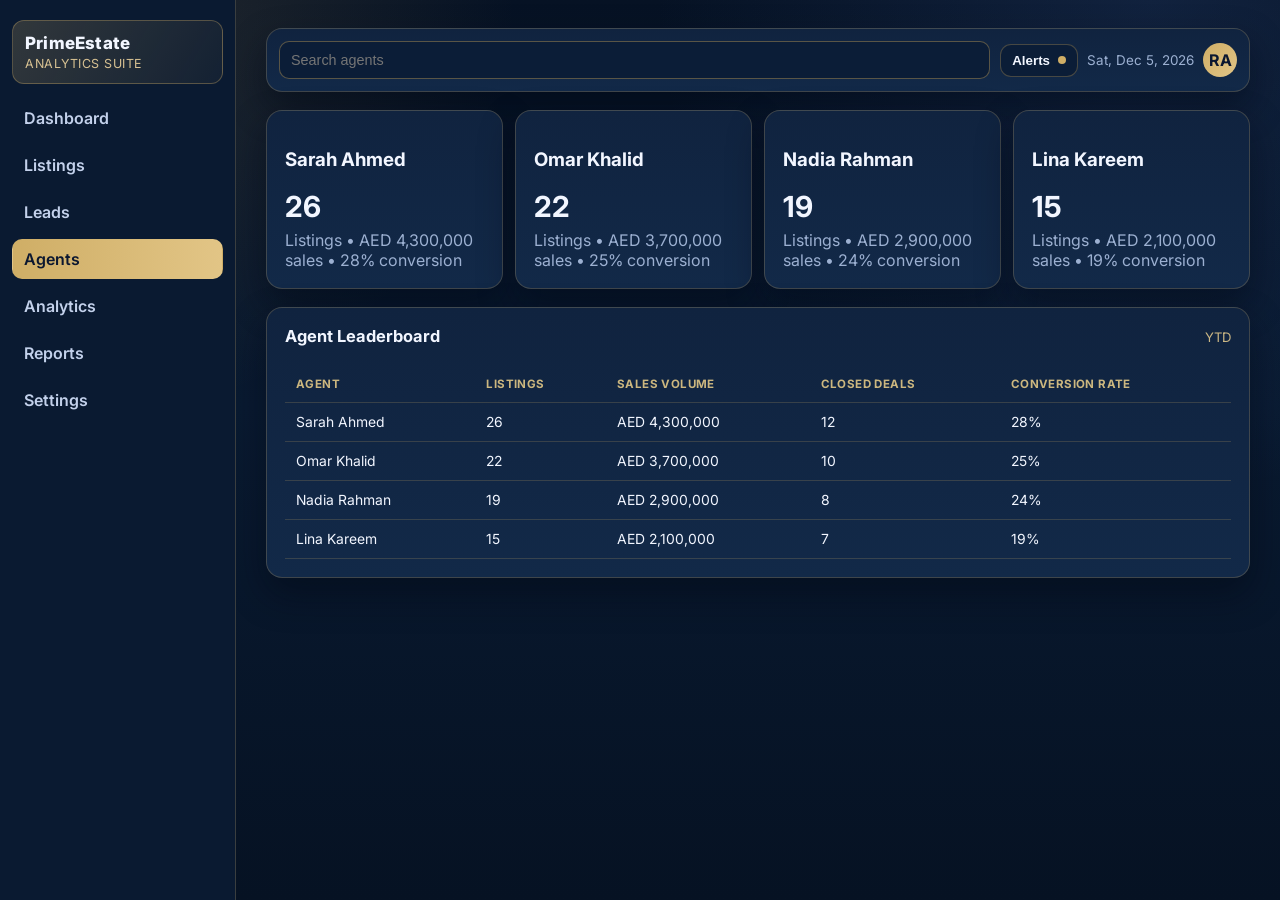
<file: agents.html>
<!DOCTYPE html>
<html lang="en">
<head>
  <meta charset="UTF-8" />
  <meta name="viewport" content="width=device-width, initial-scale=1.0" />
  <title>Agents | PrimeEstate Analytics</title>
  <link rel="icon" type="image/png" href="favicon.png">
  <link rel="preconnect" href="https://fonts.googleapis.com" />
  <link rel="preconnect" href="https://fonts.gstatic.com" crossorigin />
  <link href="https://fonts.googleapis.com/css2?family=Inter:wght@400;500;600;700;800&display=swap" rel="stylesheet" />
  <link rel="stylesheet" href="styles.css" />
</head>
<body>
  <div class="app-shell">
    <aside class="sidebar"><div class="brand"><p class="brand-title">PrimeEstate</p><p class="brand-subtitle">Analytics Suite</p></div><nav class="nav-links" aria-label="Primary navigation"><a class="nav-link" href="index.html">Dashboard</a><a class="nav-link" href="listings.html">Listings</a><a class="nav-link" href="leads.html">Leads</a><a class="nav-link active" href="agents.html">Agents</a><a class="nav-link" href="analytics.html">Analytics</a><a class="nav-link" href="reports.html">Reports</a><a class="nav-link" href="settings.html">Settings</a></nav></aside>

    <main class="main-content">
      <header class="topbar card"><label class="search-wrap" for="search"><span class="label-text">Search</span><input id="search" type="search" placeholder="Search agents" /></label><div class="topbar-right"><button class="notification" aria-label="Notifications">Alerts<span class="notification-dot"></span></button><div class="date-display" id="current-date"></div><div class="profile" aria-label="User profile">RA</div></div></header>

      <section class="agents-grid">
        <article class="card agent-perf-card"><h3>Sarah Ahmed</h3><p class="metric-value">26</p><p class="agent-meta">Listings • AED 4,300,000 sales • 28% conversion</p></article>
        <article class="card agent-perf-card"><h3>Omar Khalid</h3><p class="metric-value">22</p><p class="agent-meta">Listings • AED 3,700,000 sales • 25% conversion</p></article>
        <article class="card agent-perf-card"><h3>Nadia Rahman</h3><p class="metric-value">19</p><p class="agent-meta">Listings • AED 2,900,000 sales • 24% conversion</p></article>
        <article class="card agent-perf-card"><h3>Lina Kareem</h3><p class="metric-value">15</p><p class="agent-meta">Listings • AED 2,100,000 sales • 19% conversion</p></article>
      </section>

      <article class="card leaderboard-card">
        <div class="section-head"><h2>Agent Leaderboard</h2><span>YTD</span></div>
        <div class="table-wrap">
          <table>
            <thead><tr><th>Agent</th><th>Listings</th><th>Sales Volume</th><th>Closed Deals</th><th>Conversion Rate</th></tr></thead>
            <tbody>
              <tr><td>Sarah Ahmed</td><td>26</td><td>AED 4,300,000</td><td>12</td><td>28%</td></tr>
              <tr><td>Omar Khalid</td><td>22</td><td>AED 3,700,000</td><td>10</td><td>25%</td></tr>
              <tr><td>Nadia Rahman</td><td>19</td><td>AED 2,900,000</td><td>8</td><td>24%</td></tr>
              <tr><td>Lina Kareem</td><td>15</td><td>AED 2,100,000</td><td>7</td><td>19%</td></tr>
            </tbody>
          </table>
        </div>
      </article>
    </main>
  </div>
  <script src="script.js"></script>
</body>
</html>
</file>
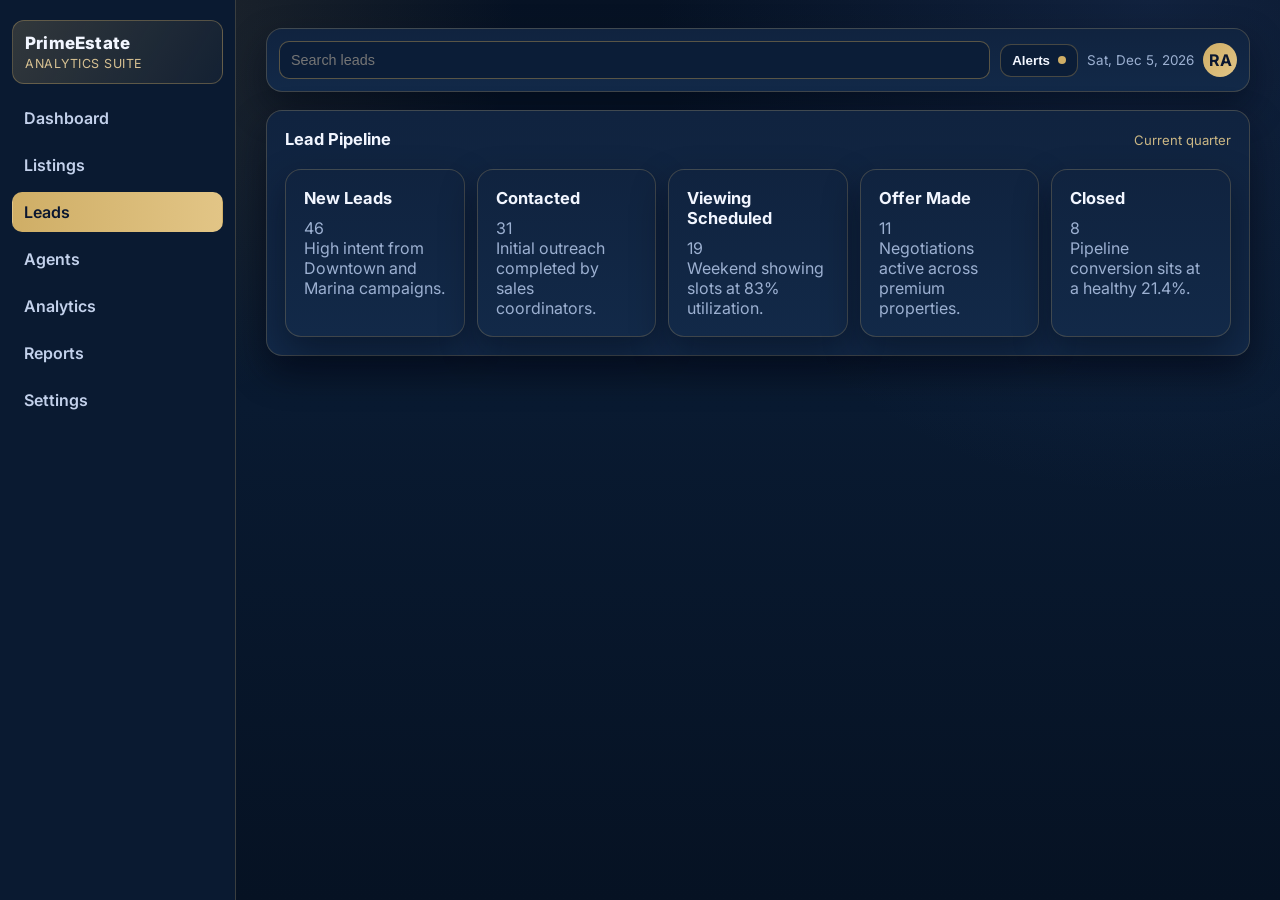
<file: leads.html>
<!DOCTYPE html>
<html lang="en">
<head>
  <meta charset="UTF-8" />
  <meta name="viewport" content="width=device-width, initial-scale=1.0" />
  <title>Leads | PrimeEstate Analytics</title>
  <link rel="icon" type="image/png" href="favicon.png">
  <link rel="preconnect" href="https://fonts.googleapis.com" />
  <link rel="preconnect" href="https://fonts.gstatic.com" crossorigin />
  <link href="https://fonts.googleapis.com/css2?family=Inter:wght@400;500;600;700;800&display=swap" rel="stylesheet" />
  <link rel="stylesheet" href="styles.css" />
</head>
<body>
  <div class="app-shell">
    <aside class="sidebar">
      <div class="brand"><p class="brand-title">PrimeEstate</p><p class="brand-subtitle">Analytics Suite</p></div>
      <nav class="nav-links" aria-label="Primary navigation"><a class="nav-link" href="index.html">Dashboard</a><a class="nav-link" href="listings.html">Listings</a><a class="nav-link active" href="leads.html">Leads</a><a class="nav-link" href="agents.html">Agents</a><a class="nav-link" href="analytics.html">Analytics</a><a class="nav-link" href="reports.html">Reports</a><a class="nav-link" href="settings.html">Settings</a></nav>
    </aside>

    <main class="main-content">
      <header class="topbar card"><label class="search-wrap" for="search"><span class="label-text">Search</span><input id="search" type="search" placeholder="Search leads" /></label><div class="topbar-right"><button class="notification" aria-label="Notifications">Alerts<span class="notification-dot"></span></button><div class="date-display" id="current-date"></div><div class="profile" aria-label="User profile">RA</div></div></header>

      <article class="card table-card">
        <div class="section-head"><h2>Lead Pipeline</h2><span>Current quarter</span></div>
        <div class="pipeline-grid">
          <div class="card pipeline-stage"><h3>New Leads</h3><p class="stage-count">46</p><p>High intent from Downtown and Marina campaigns.</p></div>
          <div class="card pipeline-stage"><h3>Contacted</h3><p class="stage-count">31</p><p>Initial outreach completed by sales coordinators.</p></div>
          <div class="card pipeline-stage"><h3>Viewing Scheduled</h3><p class="stage-count">19</p><p>Weekend showing slots at 83% utilization.</p></div>
          <div class="card pipeline-stage"><h3>Offer Made</h3><p class="stage-count">11</p><p>Negotiations active across premium properties.</p></div>
          <div class="card pipeline-stage"><h3>Closed</h3><p class="stage-count">8</p><p>Pipeline conversion sits at a healthy 21.4%.</p></div>
        </div>
      </article>
    </main>
  </div>
  <script src="script.js"></script>
</body>
</html>
</file>
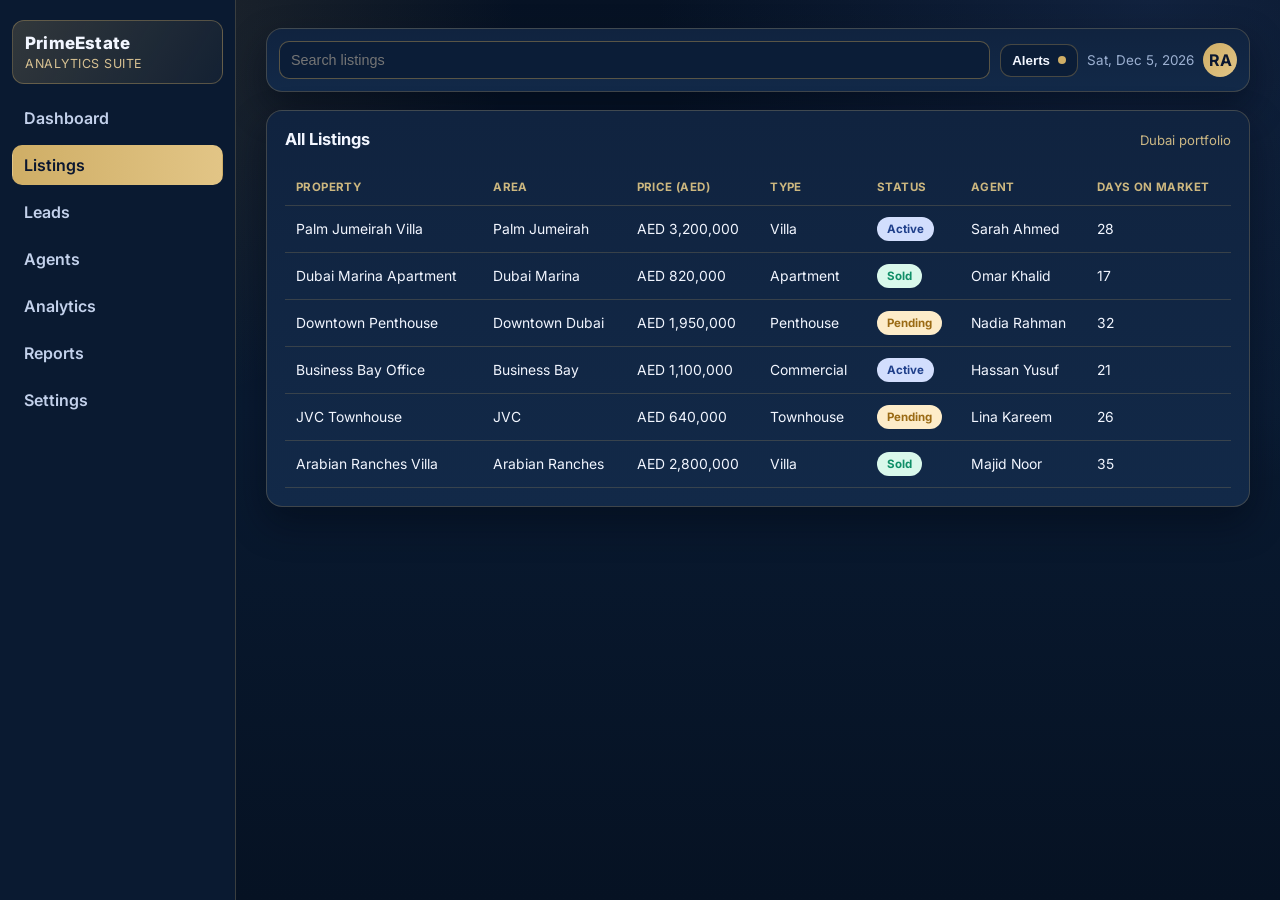
<file: listings.html>
<!DOCTYPE html>
<html lang="en">
<head>
  <meta charset="UTF-8" />
  <meta name="viewport" content="width=device-width, initial-scale=1.0" />
  <title>Listings | PrimeEstate Analytics</title>
  <link rel="icon" type="image/png" href="favicon.png">
  <link rel="preconnect" href="https://fonts.googleapis.com" />
  <link rel="preconnect" href="https://fonts.gstatic.com" crossorigin />
  <link href="https://fonts.googleapis.com/css2?family=Inter:wght@400;500;600;700;800&display=swap" rel="stylesheet" />
  <link rel="stylesheet" href="styles.css" />
</head>
<body>
  <div class="app-shell">
    <aside class="sidebar">
      <div class="brand"><p class="brand-title">PrimeEstate</p><p class="brand-subtitle">Analytics Suite</p></div>
      <nav class="nav-links" aria-label="Primary navigation">
        <a class="nav-link" href="index.html">Dashboard</a><a class="nav-link active" href="listings.html">Listings</a><a class="nav-link" href="leads.html">Leads</a><a class="nav-link" href="agents.html">Agents</a><a class="nav-link" href="analytics.html">Analytics</a><a class="nav-link" href="reports.html">Reports</a><a class="nav-link" href="settings.html">Settings</a>
      </nav>
    </aside>
    <main class="main-content">
      <header class="topbar card"><label class="search-wrap" for="search"><span class="label-text">Search</span><input id="search" type="search" placeholder="Search listings" /></label><div class="topbar-right"><button class="notification">Alerts<span class="notification-dot"></span></button><div class="date-display" id="current-date"></div><div class="profile">RA</div></div></header>
      <article class="card table-card">
        <div class="section-head"><h2>All Listings</h2><span>Dubai portfolio</span></div>
        <div class="table-wrap">
          <table>
            <thead><tr><th>Property</th><th>Area</th><th>Price (AED)</th><th>Type</th><th>Status</th><th>Agent</th><th>Days on Market</th></tr></thead>
            <tbody>
              <tr><td>Palm Jumeirah Villa</td><td>Palm Jumeirah</td><td>AED 3,200,000</td><td>Villa</td><td><span class="status active">Active</span></td><td>Sarah Ahmed</td><td>28</td></tr>
              <tr><td>Dubai Marina Apartment</td><td>Dubai Marina</td><td>AED 820,000</td><td>Apartment</td><td><span class="status sold">Sold</span></td><td>Omar Khalid</td><td>17</td></tr>
              <tr><td>Downtown Penthouse</td><td>Downtown Dubai</td><td>AED 1,950,000</td><td>Penthouse</td><td><span class="status pending">Pending</span></td><td>Nadia Rahman</td><td>32</td></tr>
              <tr><td>Business Bay Office</td><td>Business Bay</td><td>AED 1,100,000</td><td>Commercial</td><td><span class="status active">Active</span></td><td>Hassan Yusuf</td><td>21</td></tr>
              <tr><td>JVC Townhouse</td><td>JVC</td><td>AED 640,000</td><td>Townhouse</td><td><span class="status pending">Pending</span></td><td>Lina Kareem</td><td>26</td></tr>
              <tr><td>Arabian Ranches Villa</td><td>Arabian Ranches</td><td>AED 2,800,000</td><td>Villa</td><td><span class="status sold">Sold</span></td><td>Majid Noor</td><td>35</td></tr>
            </tbody>
          </table>
        </div>
      </article>
    </main>
  </div>
  <script src="script.js"></script>
</body>
</html>
</file>
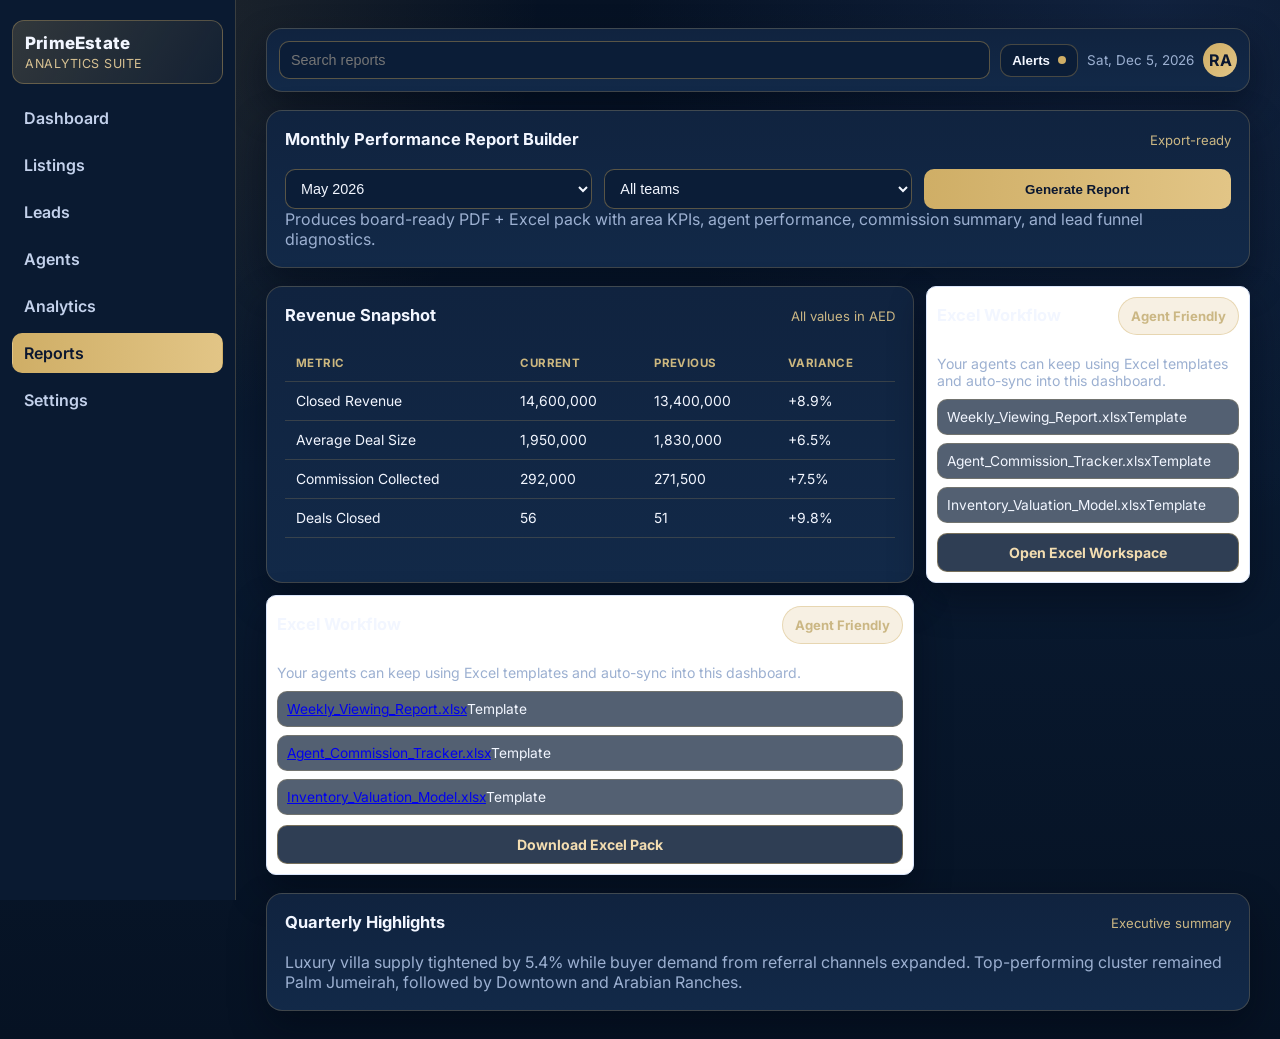
<file: reports.html>
<!DOCTYPE html>
<html lang="en">
<head>
  <meta charset="UTF-8" />
  <meta name="viewport" content="width=device-width, initial-scale=1.0" />
  <title>Reports | PrimeEstate Analytics</title>
  <link rel="icon" type="image/png" href="favicon.png">
  <link rel="preconnect" href="https://fonts.googleapis.com" />
  <link rel="preconnect" href="https://fonts.gstatic.com" crossorigin />
  <link href="https://fonts.googleapis.com/css2?family=Inter:wght@400;500;600;700;800&display=swap" rel="stylesheet" />
  <link rel="stylesheet" href="styles.css" />
</head>
<body>
  <div class="app-shell">
    <aside class="sidebar"><div class="brand"><p class="brand-title">PrimeEstate</p><p class="brand-subtitle">Analytics Suite</p></div><nav class="nav-links" aria-label="Primary navigation"><a class="nav-link" href="index.html">Dashboard</a><a class="nav-link" href="listings.html">Listings</a><a class="nav-link" href="leads.html">Leads</a><a class="nav-link" href="agents.html">Agents</a><a class="nav-link" href="analytics.html">Analytics</a><a class="nav-link active" href="reports.html">Reports</a><a class="nav-link" href="settings.html">Settings</a></nav></aside>
    <main class="main-content">
      <header class="topbar card"><label class="search-wrap" for="search"><span class="label-text">Search</span><input id="search" type="search" placeholder="Search reports" /></label><div class="topbar-right"><button class="notification" aria-label="Notifications">Alerts<span class="notification-dot"></span></button><div class="date-display" id="current-date"></div><div class="profile" aria-label="User profile">RA</div></div></header>

      <section class="report-panel">
        <div class="section-head"><h2>Monthly Performance Report Builder</h2><span>Export-ready</span></div>
        <div class="report-actions">
          <select aria-label="Report period"><option>May 2026</option><option>Apr 2026</option><option>Mar 2026</option></select>
          <select aria-label="Team"><option>All teams</option><option>Off-plan team</option><option>Secondary market</option></select>
          <button class="btn-primary" type="button" id="generate-report">Generate Report</button>
        </div>
        <p class="report-note">Produces board-ready PDF + Excel pack with area KPIs, agent performance, commission summary, and lead funnel diagnostics.</p>
      </section>

      <section class="reports-grid">
        <article class="report-panel">
          <div class="section-head"><h3>Revenue Snapshot</h3><span>All values in AED</span></div>
          <div class="table-wrap">
            <table>
              <thead><tr><th>Metric</th><th>Current</th><th>Previous</th><th>Variance</th></tr></thead>
              <tbody>
                <tr><td>Closed Revenue</td><td>14,600,000</td><td>13,400,000</td><td>+8.9%</td></tr>
                <tr><td>Average Deal Size</td><td>1,950,000</td><td>1,830,000</td><td>+6.5%</td></tr>
                <tr><td>Commission Collected</td><td>292,000</td><td>271,500</td><td>+7.5%</td></tr>
                <tr><td>Deals Closed</td><td>56</td><td>51</td><td>+9.8%</td></tr>
              </tbody>
            </table>
          </div>
        </article>

        <a class="report-panel excel-sync" href="https://www.office.com/launch/excel" target="_blank" rel="noopener noreferrer">
          <div class="section-head"><h3>Excel Workflow</h3><span class="excel-badge">Agent Friendly</span></div>
          <p class="excel-meta">Your agents can keep using Excel templates and auto-sync into this dashboard.</p>
          <ul class="excel-files">
            <li><span>Weekly_Viewing_Report.xlsx</span><span>Template</span></li>
            <li><span>Agent_Commission_Tracker.xlsx</span><span>Template</span></li>
            <li><span>Inventory_Valuation_Model.xlsx</span><span>Template</span></li>
          </ul>
          <span class="btn-secondary">Open Excel Workspace</span>
        </a>
        <article class="report-panel excel-sync">
          <div class="section-head"><h3>Excel Workflow</h3><span class="excel-badge">Agent Friendly</span></div>
          <p class="excel-meta">Your agents can keep using Excel templates and auto-sync into this dashboard.</p>
          <ul class="excel-files">
            <li><a href="#" data-excel-template="Weekly_Viewing_Report">Weekly_Viewing_Report.xlsx</a><span>Template</span></li>
            <li><a href="#" data-excel-template="Agent_Commission_Tracker">Agent_Commission_Tracker.xlsx</a><span>Template</span></li>
            <li><a href="#" data-excel-template="Inventory_Valuation_Model">Inventory_Valuation_Model.xlsx</a><span>Template</span></li>
          </ul>
          <a class="btn-secondary" href="#" data-excel-pack="1">Download Excel Pack</a>
        </article>
      </section>

      <article class="report-panel">
        <div class="section-head"><h3>Quarterly Highlights</h3><span>Executive summary</span></div>
        <p class="report-note">Luxury villa supply tightened by 5.4% while buyer demand from referral channels expanded. Top-performing cluster remained Palm Jumeirah, followed by Downtown and Arabian Ranches.</p>
      </article>
    </main>
  </div>
  <script src="script.js"></script>
</body>
</html>
</file>
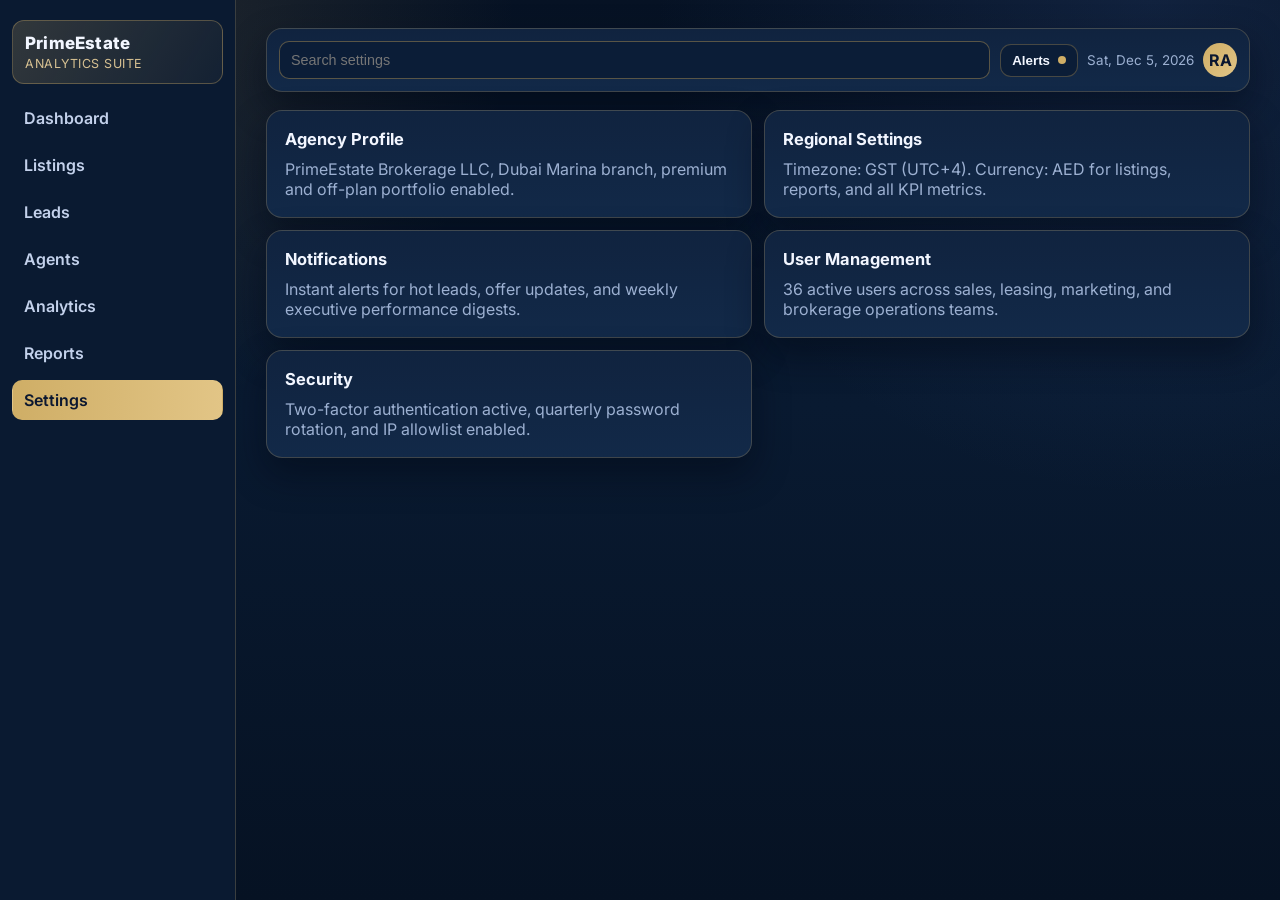
<file: settings.html>
<!DOCTYPE html>
<html lang="en">
<head>
  <meta charset="UTF-8" />
  <meta name="viewport" content="width=device-width, initial-scale=1.0" />
  <title>Settings | PrimeEstate Analytics</title>
  <link rel="icon" type="image/png" href="favicon.png">
  <link rel="preconnect" href="https://fonts.googleapis.com" />
  <link rel="preconnect" href="https://fonts.gstatic.com" crossorigin />
  <link href="https://fonts.googleapis.com/css2?family=Inter:wght@400;500;600;700;800&display=swap" rel="stylesheet" />
  <link rel="stylesheet" href="styles.css" />
</head>
<body>
  <div class="app-shell">
    <aside class="sidebar"><div class="brand"><p class="brand-title">PrimeEstate</p><p class="brand-subtitle">Analytics Suite</p></div><nav class="nav-links" aria-label="Primary navigation"><a class="nav-link" href="index.html">Dashboard</a><a class="nav-link" href="listings.html">Listings</a><a class="nav-link" href="leads.html">Leads</a><a class="nav-link" href="agents.html">Agents</a><a class="nav-link" href="analytics.html">Analytics</a><a class="nav-link" href="reports.html">Reports</a><a class="nav-link active" href="settings.html">Settings</a></nav></aside>
    <main class="main-content">
      <header class="topbar card"><label class="search-wrap" for="search"><span class="label-text">Search</span><input id="search" type="search" placeholder="Search settings" /></label><div class="topbar-right"><button class="notification" aria-label="Notifications">Alerts<span class="notification-dot"></span></button><div class="date-display" id="current-date"></div><div class="profile" aria-label="User profile">RA</div></div></header>
      <section class="settings-grid">
        <article class="card settings-card"><h3>Agency Profile</h3><p>PrimeEstate Brokerage LLC, Dubai Marina branch, premium and off-plan portfolio enabled.</p></article>
        <article class="card settings-card"><h3>Regional Settings</h3><p>Timezone: GST (UTC+4). Currency: AED for listings, reports, and all KPI metrics.</p></article>
        <article class="card settings-card"><h3>Notifications</h3><p>Instant alerts for hot leads, offer updates, and weekly executive performance digests.</p></article>
        <article class="card settings-card"><h3>User Management</h3><p>36 active users across sales, leasing, marketing, and brokerage operations teams.</p></article>
        <article class="card settings-card"><h3>Security</h3><p>Two-factor authentication active, quarterly password rotation, and IP allowlist enabled.</p></article>
      </section>
    </main>
  </div>
  <script src="script.js"></script>
</body>
</html>
</file>
<file: styles.css>
:root {
  --bg: #071427;
  --bg-soft: #0d1e37;
  --sidebar: #0a1a31;
  --card: #10233f;
  --card-soft: #122948;
  --border: rgba(196, 167, 106, 0.26);
  --primary: #cfae66;
  --primary-strong: #e2c586;
  --accent: #d8b978;
  --text: #f2f6ff;
  --muted: #9cb0d1;
  --success: #3dd6a1;
  --warning: #f5c15d;
  --danger: #ff7d8e;
  --radius: 16px;
  --shadow: 0 16px 36px rgba(1, 6, 17, 0.45);
  --shadow-hover: 0 20px 42px rgba(1, 6, 17, 0.6);
  --sidebar-width: 236px;
}

* { box-sizing: border-box; }

html,
body {
  margin: 0;
  overflow-x: hidden;
}

body {
  font-family: "Inter", sans-serif;
  color: var(--text);
  background:
    radial-gradient(circle at 8% 0%, rgba(207, 174, 102, 0.14), transparent 28%),
    radial-gradient(circle at 90% 0%, rgba(67, 106, 180, 0.18), transparent 34%),
    linear-gradient(180deg, #061224 0%, #091a31 45%, #061223 100%);
}

.app-shell {
  display: flex;
  min-height: 100vh;
}

.sidebar {
  width: var(--sidebar-width);
  position: fixed;
  inset: 0 auto 0 0;
  z-index: 20;
  padding: 20px 12px;
  background: var(--sidebar);
  border-right: 1px solid var(--border);
}

.brand {
  padding: 12px;
  border-radius: 12px;
  background: linear-gradient(120deg, rgba(207, 174, 102, 0.2), rgba(207, 174, 102, 0.05));
  border: 1px solid rgba(207, 174, 102, 0.34);
  margin-bottom: 14px;
}

.brand-title {
  margin: 0;
  font-size: 1.06rem;
  font-weight: 800;
  letter-spacing: 0.2px;
}

.brand-subtitle {
  margin: 3px 0 0;
  color: #d7c192;
  font-size: 0.78rem;
  letter-spacing: 0.5px;
  text-transform: uppercase;
}

.nav-links {
  display: grid;
  gap: 7px;
}

.nav-link {
  text-decoration: none;
  color: #c3d1eb;
  font-weight: 600;
  padding: 9px 11px;
  border-radius: 10px;
  border: 1px solid transparent;
  transition: all 0.2s ease;
}

.nav-link:hover {
  color: #fff;
  background: rgba(207, 174, 102, 0.14);
  border-color: rgba(207, 174, 102, 0.35);
}

.nav-link.active {
  color: #0b1730;
  background: linear-gradient(90deg, var(--primary), var(--primary-strong));
}

.main-content {
  margin-left: var(--sidebar-width);
  width: calc(100% - var(--sidebar-width));
  padding: 28px 30px;
  display: grid;
  gap: 18px;
  align-content: start;
  max-width: calc(100vw - var(--sidebar-width));
}

@media (min-width: 1400px) {
  .main-content {
    padding: 32px 36px;
  }

  .hero-title {
    font-size: 1.45rem;
  }

  .metric-value {
    font-size: 32px;
  }
}


.card,
.report-panel {
  background: linear-gradient(180deg, var(--card), var(--card-soft));
  border: 1px solid var(--border);
  border-radius: var(--radius);
  box-shadow: var(--shadow);
  backdrop-filter: blur(10px);
}

.topbar {
  display: flex;
  justify-content: space-between;
  align-items: center;
  gap: 10px;
  padding: 12px;
}

.search-wrap { flex: 1; min-width: 160px; }
.label-text { position: absolute; left: -9999px; }

.search-wrap input,
.filter-bar input,
.filter-bar select,
.report-actions select,
.report-actions input {
  width: 100%;
  border: 1px solid rgba(184, 153, 89, 0.45);
  border-radius: 10px;
  padding: 10px 11px;
  color: var(--text);
  background: #0b1d37;
  font-size: 0.9rem;
}

.search-wrap input:focus,
.filter-bar input:focus,
.filter-bar select:focus,
.report-actions select:focus,
.report-actions input:focus {
  outline: 2px solid rgba(207, 174, 102, 0.25);
  border-color: var(--primary);
}

.topbar-right {
  display: flex;
  align-items: center;
  gap: 9px;
}

.notification {
  border: 1px solid rgba(184, 153, 89, 0.35);
  background: #0b1d37;
  border-radius: 11px;
  padding: 8px 11px;
  font-weight: 600;
  color: var(--text);
  display: flex;
  align-items: center;
  gap: 8px;
}

.notification-dot {
  width: 8px;
  height: 8px;
  border-radius: 50%;
  background: var(--primary);
}

.date-display { font-size: 0.84rem; color: var(--muted); }

.profile {
  width: 34px;
  height: 34px;
  border-radius: 50%;
  display: grid;
  place-items: center;
  font-weight: 700;
  color: #0b1730;
  background: linear-gradient(135deg, var(--primary), var(--primary-strong));
}

.page-hero {
  display: grid;
  grid-template-columns: 1.5fr 1fr;
  gap: 18px;
}

.hero-card,
.excel-inline {
  border: 1px solid var(--border);
  border-radius: var(--radius);
  padding: 16px;
  background: linear-gradient(160deg, #102647, #0b1e38);
  box-shadow: var(--shadow);
}

.hero-title { margin: 0 0 8px; font-size: 1.25rem; }
.hero-text,
.report-note,
.excel-meta,
.pipeline-stage p,
.agent-meta,
.settings-card p { margin: 0; color: var(--muted); }

.hero-metrics,
.kpi-grid,
.chart-grid,
.bottom-grid,
.pipeline-grid,
.agents-grid,
.settings-grid,
.reports-grid,
.report-actions {
  display: grid;
  gap: 12px;
}

.hero-metrics { grid-template-columns: repeat(3, minmax(0, 1fr)); margin-top: 10px; }
.hero-pill {
  border: 1px solid rgba(207, 174, 102, 0.25);
  background: rgba(8, 20, 38, 0.8);
  border-radius: 11px;
  padding: 10px;
}
.hero-pill strong { display: block; font-size: 1.04rem; margin: 5px 0; }

.excel-inline {
  color: var(--text);
  text-decoration: none;
  display: grid;
  gap: 8px;
}

.excel-inline:hover,
.report-panel.excel-sync:hover { box-shadow: var(--shadow-hover); }

.excel-inline ul,
.excel-files { margin: 0; padding: 0; list-style: none; display: grid; gap: 8px; }
.excel-inline li,
.excel-files li {
  border: 1px solid rgba(207, 174, 102, 0.24);
  border-radius: 10px;
  padding: 9px;
  background: rgba(11, 29, 55, 0.7);
  font-size: 0.86rem;
}

.kpi-grid { grid-template-columns: repeat(5, minmax(150px, 1fr)); }
.chart-grid { grid-template-columns: 2fr 1fr; }
.chart-wide { grid-row: span 2; }
.bottom-grid { grid-template-columns: 2fr 1fr; }
.pipeline-grid { grid-template-columns: repeat(5, minmax(145px, 1fr)); }
.agents-grid { grid-template-columns: repeat(4, minmax(145px, 1fr)); }
.settings-grid { grid-template-columns: repeat(2, minmax(220px, 1fr)); }
.reports-grid { grid-template-columns: 2fr 1fr; }
.report-actions { grid-template-columns: repeat(3, minmax(120px, 1fr)); }

.metric-card,
.chart-card,
.table-card,
.leaderboard-card,
.settings-card,
.pipeline-stage,
.agent-perf-card,
.report-panel {
  padding: 18px;
}

.metric-title {
  margin: 0;
  color: #b8c7e3;
  font-size: 0.76rem;
  text-transform: uppercase;
  letter-spacing: 0.35px;
}

.metric-value { margin: 10px 0 6px; font-size: 29px; font-weight: 700; }
.metric-growth { margin: 0; font-size: 0.8rem; font-weight: 600; }
.metric-growth.positive { color: var(--success); }
.metric-growth.negative { color: var(--danger); }

.section-head {
  display: flex;
  justify-content: space-between;
  align-items: baseline;
  gap: 8px;
  margin-bottom: 10px;
}

.section-head span { color: #cbb784; font-size: 0.82rem; }

.chart-card h2,
.table-card h2,
.leaderboard-card h2,
.settings-card h3,
.pipeline-stage h3,
.page-title,
.report-panel h2,
.report-panel h3 {
  margin: 0 0 10px;
  font-size: 1.03rem;
}

.chart-card canvas {
  width: 100% !important;
  height: 300px !important;
}

.table-wrap { overflow-x: auto; }

table {
  width: 100%;
  border-collapse: separate;
  border-spacing: 0;
  font-size: 0.87rem;
}

th,
td {
  text-align: left;
  padding: 11px;
  border-bottom: 1px solid rgba(207, 174, 102, 0.2);
  white-space: nowrap;
}

th {
  color: #ccb77f;
  text-transform: uppercase;
  font-size: 0.72rem;
  letter-spacing: 0.4px;
}

tbody tr:hover { background: rgba(207, 174, 102, 0.07); }

.status {
  display: inline-block;
  border-radius: 999px;
  padding: 5px 10px;
  font-size: 0.72rem;
  font-weight: 700;
}
.status.active { color: #1f3f8a; background: #d2defd; }
.status.sold { color: #0f8e67; background: #d9f8eb; }
.status.pending { color: #9a6a14; background: #fdecc9; }

.agent-list {
  list-style: none;
  margin: 0;
  padding: 0;
  display: grid;
  gap: 10px;
}
.agent-list li {
  border: 1px solid var(--border);
  border-radius: 11px;
  padding: 10px;
  display: flex;
  justify-content: space-between;
  gap: 10px;
}
.agent-name,
.agent-sales { margin: 0; font-weight: 600; }

.excel-badge {
  display: inline-block;
  background: rgba(207, 174, 102, 0.18);
  color: #f0d8a0;
  border: 1px solid rgba(207, 174, 102, 0.4);
  border-radius: 999px;
  padding: 4px 9px;
  font-size: 0.73rem;
  font-weight: 700;
  cursor: pointer;
  padding: 10px 12px;
}

.btn-primary,
.btn-secondary {
  border-radius: 10px;
  padding: 10px 12px;
  font-weight: 700;
  text-decoration: none;
  display: inline-flex;
  align-items: center;
  justify-content: center;
  cursor: pointer;
}

.btn-primary {
  border: 0;
  color: #0b1730;
  background: linear-gradient(90deg, var(--primary), var(--primary-strong));
}

.btn-secondary {
  border: 1px solid rgba(207, 174, 102, 0.45);
  color: #f3ddb1;
  background: rgba(11, 29, 55, 0.85);
}

.report-panel.excel-sync {
  text-decoration: none;
  color: inherit;
  display: grid;
  gap: 10px;
  background: #fff;
  border: 1px solid #dbe6fb;
  border-radius: 10px;
  padding: 10px;
  font-size: 0.88rem;
}

.filter-bar {
  display: grid;
  grid-template-columns: 2fr repeat(3, 1fr);
  gap: 10px;
  margin-bottom: 10px;
}

@media (max-width: 1200px) {
  .kpi-grid,
  .pipeline-grid,
  .agents-grid { grid-template-columns: repeat(2, minmax(0, 1fr)); }

  .page-hero,
  .hero-metrics,
  .chart-grid,
  .bottom-grid,
  .reports-grid,
  .report-actions,
  .settings-grid,
  .filter-bar { grid-template-columns: 1fr; }

  .chart-wide { grid-row: auto; }
}

@media (max-width: 760px) {
  .app-shell { flex-direction: column; }

  .sidebar {
    position: sticky;
    top: 0;
    width: 100%;
    border-right: 0;
    border-bottom: 1px solid var(--border);
    padding: 10px;
  }

  .brand { margin-bottom: 8px; }

  .nav-links {
    grid-auto-flow: column;
    grid-auto-columns: max-content;
    overflow-x: auto;
    white-space: nowrap;
    padding-bottom: 3px;
    gap: 6px;
  }

  .main-content {
    margin-left: 0;
    width: 100%;
    padding: 12px;
  }

  .topbar {
    flex-direction: column;
    align-items: stretch;
  }

  .topbar-right {
    justify-content: space-between;
    flex-wrap: wrap;
  }
}

@media (max-width: 560px) {
  .metric-value { font-size: 24px; }
  .hero-title { font-size: 1.08rem; }
  .section-head { flex-direction: column; align-items: flex-start; }
  .kpi-grid,
  .pipeline-grid,
  .agents-grid,
  .settings-grid { grid-template-columns: 1fr; }
}
</file>
